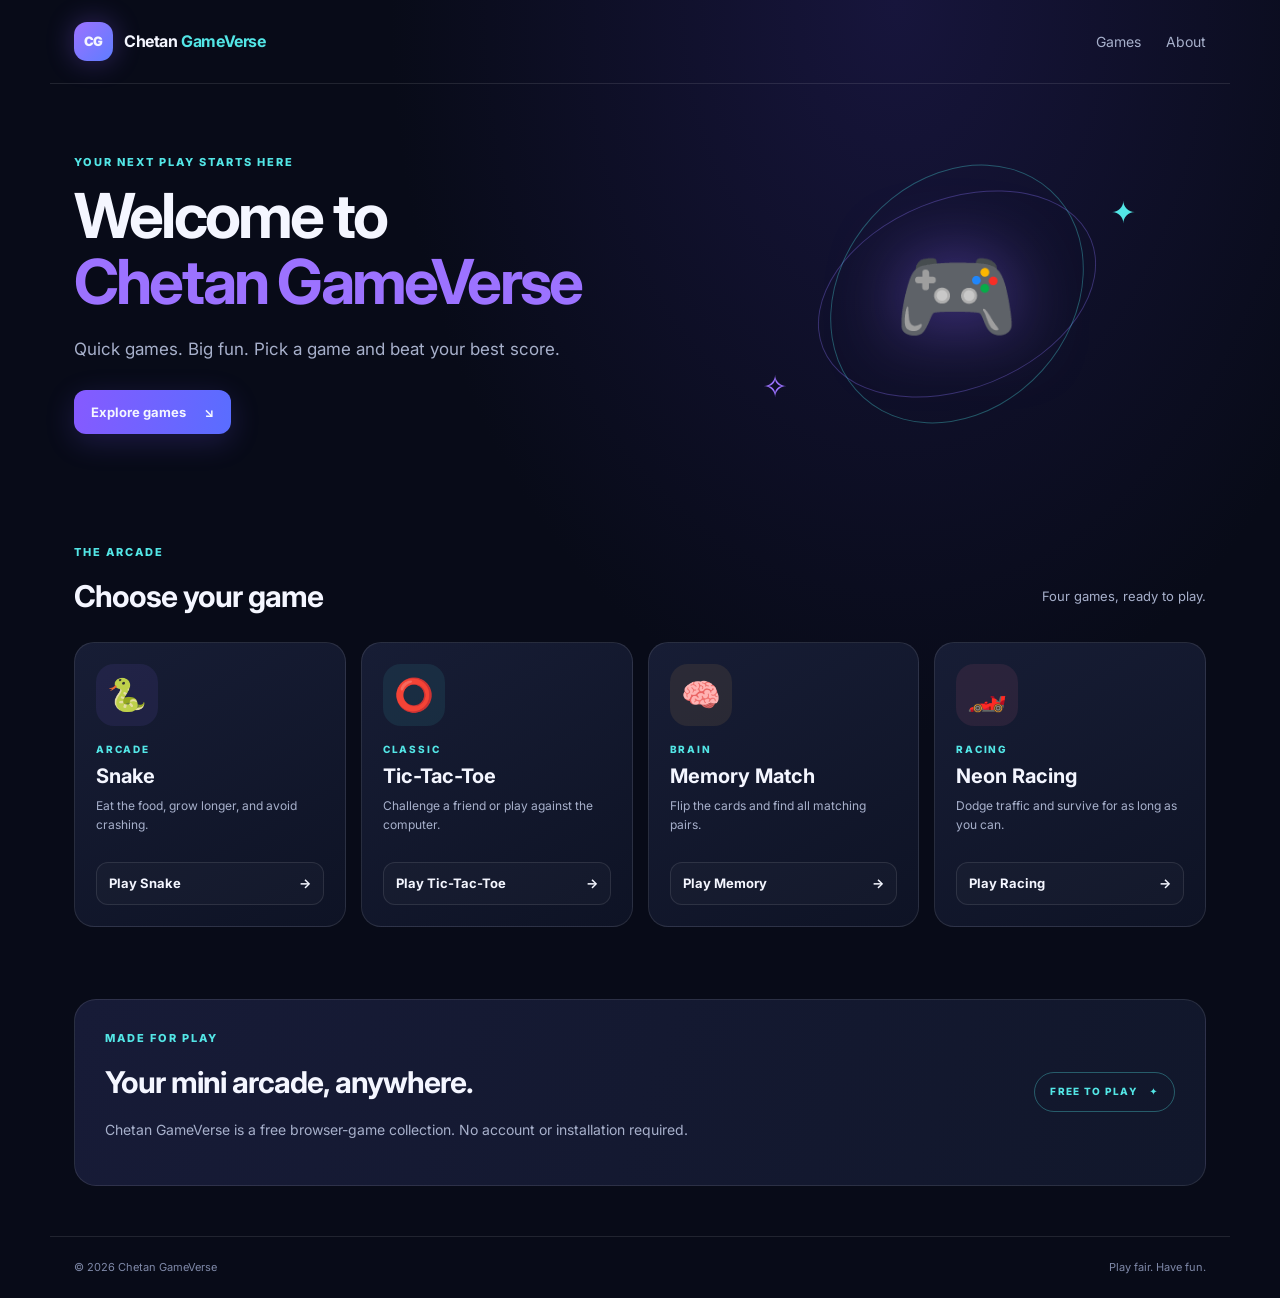
<file: index.html>
<!doctype html>
<html lang="en">
<head>
  <meta charset="utf-8">
  <meta name="viewport" content="width=device-width, initial-scale=1">
  <meta name="theme-color" content="#080b18">
  <title>Chetan GameVerse</title>
  <link rel="stylesheet" href="style.css">
  <script src="script.js" defer></script>
</head>
<body>
  <header class="site-header">
    <a class="brand" href="index.html"><span class="brand-mark">CG</span><span>Chetan <b>GameVerse</b></span></a>
    <nav><a href="#games">Games</a><a href="#about">About</a></nav>
  </header>
  <main>
    <section class="hero">
      <div class="hero-copy">
        <p class="eyebrow">YOUR NEXT PLAY STARTS HERE</p>
        <h1>Welcome to <span>Chetan GameVerse</span></h1>
        <p class="hero-text">Quick games. Big fun. Pick a game and beat your best score.</p>
        <a class="button primary" href="#games">Explore games <span aria-hidden="true">↘</span></a>
      </div>
      <div class="hero-art" aria-hidden="true"><div class="orbit orbit-one"></div><div class="orbit orbit-two"></div><div class="gamepad">🎮</div><span class="spark spark-a">✦</span><span class="spark spark-b">✧</span></div>
    </section>
    <section id="games" class="games-section">
      <div class="section-heading"><div><p class="eyebrow">THE ARCADE</p><h2>Choose your game</h2></div><p class="muted">Four games, ready to play.</p></div>
      <div class="game-grid">
        <article class="game-card snake-card"><div class="card-icon">🐍</div><p class="card-tag">ARCADE</p><h3>Snake</h3><p>Eat the food, grow longer, and avoid crashing.</p><a class="button card-button" href="games/snake.html">Play Snake <span>→</span></a></article>
        <article class="game-card tic-card"><div class="card-icon">⭕</div><p class="card-tag">CLASSIC</p><h3>Tic-Tac-Toe</h3><p>Challenge a friend or play against the computer.</p><a class="button card-button" href="games/tic-tac-toe.html">Play Tic-Tac-Toe <span>→</span></a></article>
        <article class="game-card memory-card"><div class="card-icon">🧠</div><p class="card-tag">BRAIN</p><h3>Memory Match</h3><p>Flip the cards and find all matching pairs.</p><a class="button card-button" href="games/memory-match.html">Play Memory <span>→</span></a></article>
        <article class="game-card racing-card"><div class="card-icon">🏎️</div><p class="card-tag">RACING</p><h3>Neon Racing</h3><p>Dodge traffic and survive for as long as you can.</p><a class="button card-button" href="games/racing.html">Play Racing <span>→</span></a></article>
      </div>
    </section>
    <section id="about" class="about-panel"><div><p class="eyebrow">MADE FOR PLAY</p><h2>Your mini arcade, anywhere.</h2><p class="muted">Chetan GameVerse is a free browser-game collection. No account or installation required.</p></div><div class="about-badge">FREE TO PLAY <span>✦</span></div></section>
  </main>
  <footer><span>© <span id="year"></span> Chetan GameVerse</span><span>Play fair. Have fun.</span></footer>
</body>
</html>
</file>
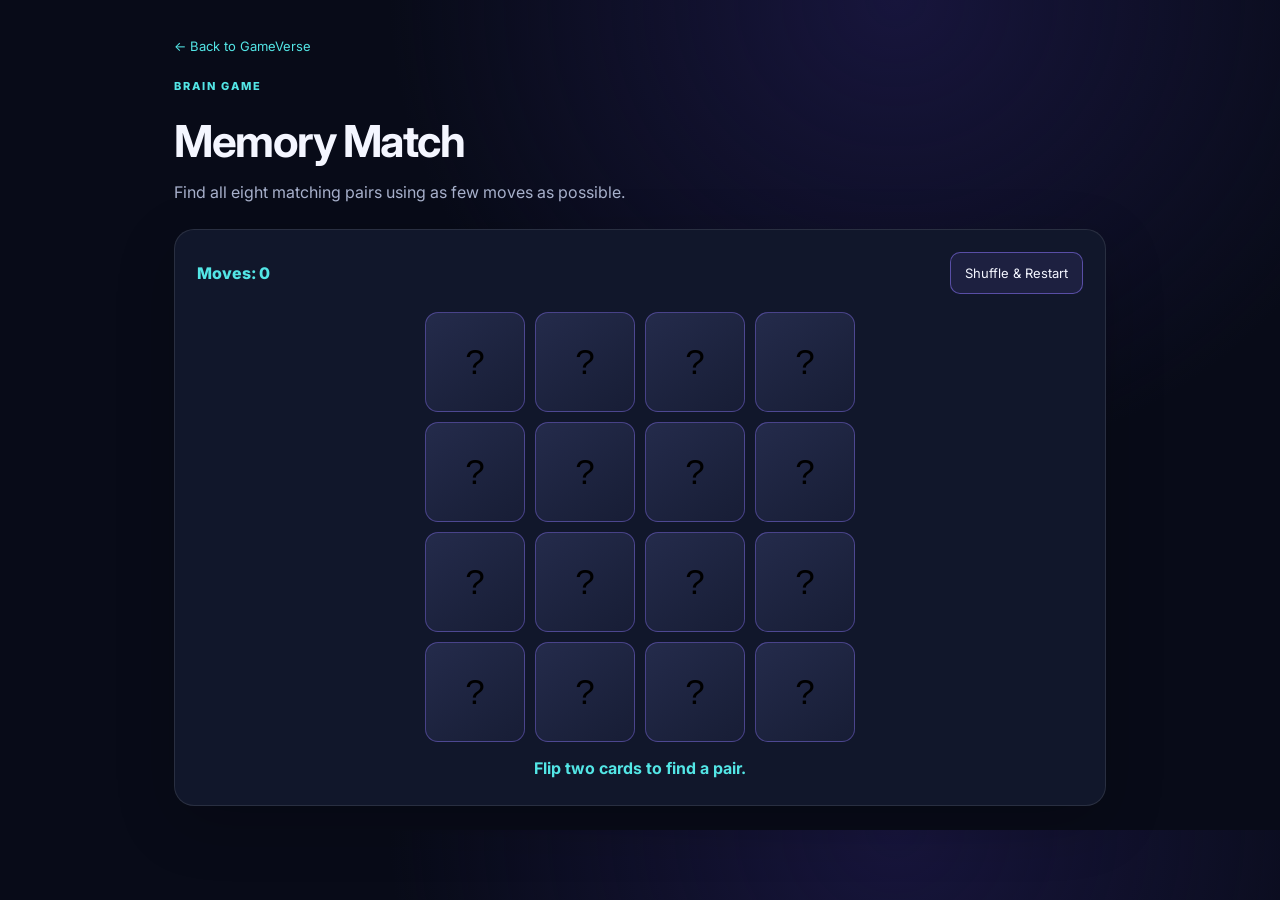
<file: games/memory-match.html>
<!doctype html>
<html lang="en"><head><meta charset="utf-8"><meta name="viewport" content="width=device-width,initial-scale=1"><title>Memory Match | Chetan GameVerse</title><link rel="stylesheet" href="../style.css"></head>
<body><main class="game-page"><a class="back-link" href="../index.html">← Back to GameVerse</a><p class="eyebrow">BRAIN GAME</p><h1 class="game-title">Memory Match</h1><p class="game-intro">Find all eight matching pairs using as few moves as possible.</p><section class="game-shell"><div class="game-toolbar"><span class="score">Moves: <span id="moves">0</span></span><button class="game-btn" id="restart">Shuffle & Restart</button></div><div id="board" class="memory-board"></div><p id="status" class="status-message">Flip two cards to find a pair.</p></section></main>
<script>
const icons=['🐸','🚀','🍕','🦊','🎧','🌈','⚽','👾'];let deck=[],first=null,lock=false,moves=0,matched=0;const boardEl=document.getElementById('board'),statusEl=document.getElementById('status'),movesEl=document.getElementById('moves');
function start(){deck=[...icons,...icons].sort(()=>Math.random()-.5).map((icon,id)=>({icon,id,open:false,matched:false}));first=null;lock=false;moves=0;matched=0;movesEl.textContent=0;statusEl.textContent='Flip two cards to find a pair.';render()}
function render(){boardEl.innerHTML='';deck.forEach((card,i)=>{const b=document.createElement('button');b.className='memory-card-button'+(card.open?' open':'')+(card.matched?' matched':'');b.textContent=card.open||card.matched?card.icon:'?';b.setAttribute('aria-label',card.open||card.matched?card.icon:'Hidden card');b.disabled=card.matched;b.onclick=()=>flip(i);boardEl.appendChild(b)})}
function flip(i){if(lock||deck[i].open||deck[i].matched)return;deck[i].open=true;render();if(first===null){first=i;return}moves++;movesEl.textContent=moves;if(deck[first].icon===deck[i].icon){deck[first].matched=deck[i].matched=true;matched+=2;first=null;render();if(matched===deck.length)statusEl.textContent=`You matched every pair in ${moves} moves!`;else statusEl.textContent='Nice match! Find another pair.'}else{lock=true;const old=first;first=null;statusEl.textContent='Not a match — try again.';setTimeout(()=>{deck[old].open=false;deck[i].open=false;lock=false;render()},750)}}document.getElementById('restart').onclick=start;start();
</script></body></html>
</file>
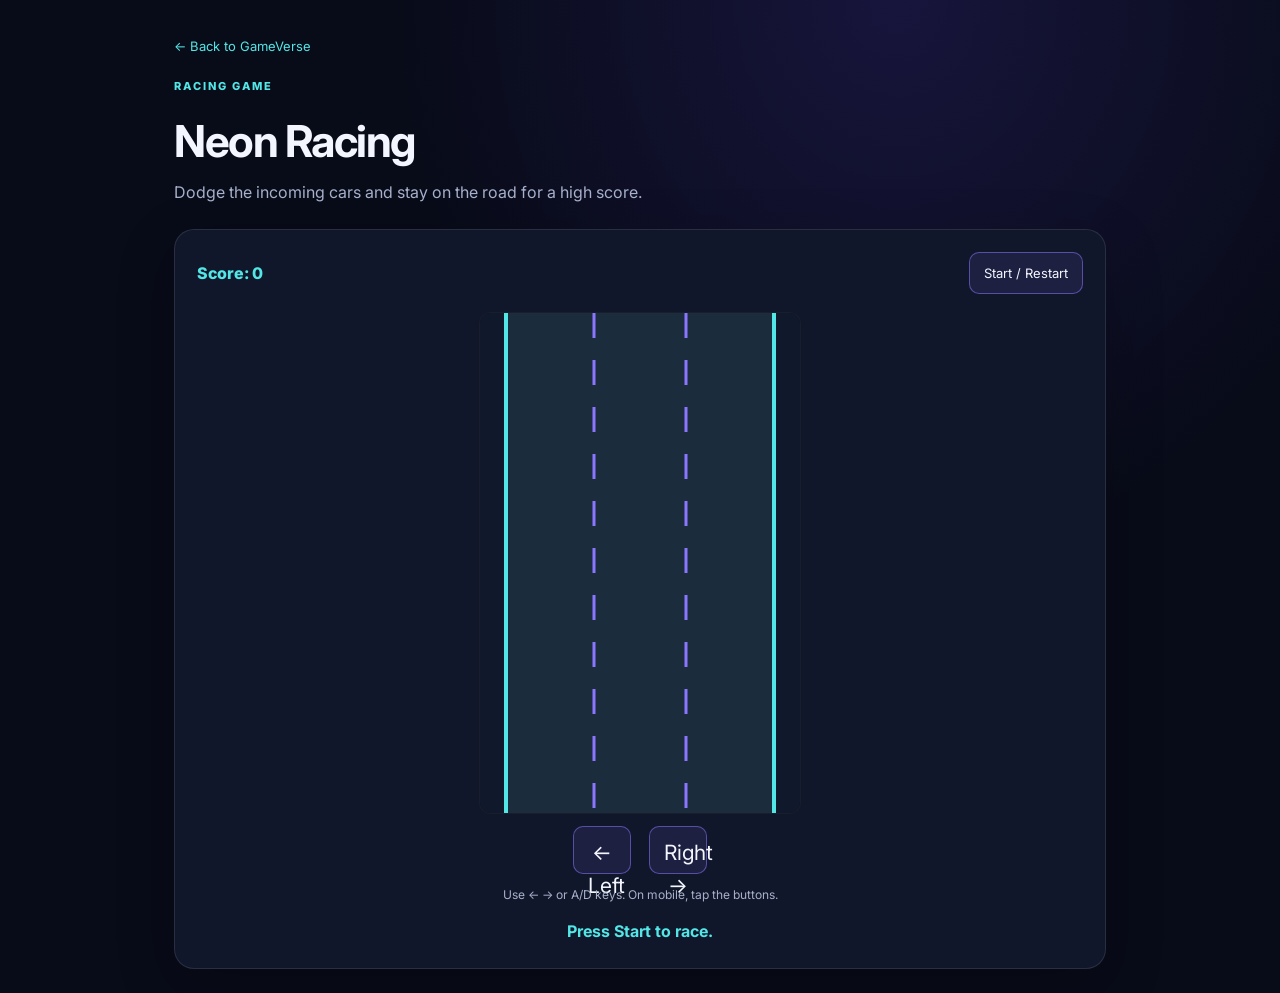
<file: games/racing.html>
<!doctype html>
<html lang="en"><head><meta charset="utf-8"><meta name="viewport" content="width=device-width,initial-scale=1"><title>Neon Racing | Chetan GameVerse</title><link rel="stylesheet" href="../style.css"></head>
<body><main class="game-page"><a class="back-link" href="../index.html">← Back to GameVerse</a><p class="eyebrow">RACING GAME</p><h1 class="game-title">Neon Racing</h1><p class="game-intro">Dodge the incoming cars and stay on the road for a high score.</p><section class="game-shell"><div class="game-toolbar"><span class="score">Score: <span id="score">0</span></span><button class="game-btn" id="start">Start / Restart</button></div><div class="canvas-wrap"><canvas id="road" width="320" height="500" aria-label="Car racing game"></canvas></div><div class="mobile-controls"><button class="game-btn" id="left">← Left</button><button class="game-btn" id="right">Right →</button></div><p class="race-instructions">Use ← → or A/D keys. On mobile, tap the buttons.</p><p id="status" class="status-message">Press Start to race.</p></section></main>
<script>
const c=document.getElementById('road'),ctx=c.getContext('2d'),scoreEl=document.getElementById('score'),statusEl=document.getElementById('status');let player,traffic,score,frame,active=false,keys={};const lanes=[68,160,252];
function start(){player=1;traffic=[];score=0;frame=0;active=true;scoreEl.textContent=0;statusEl.textContent='Go! Dodge the traffic.';requestAnimationFrame(loop)}
function draw(){ctx.fillStyle='#10192b';ctx.fillRect(0,0,320,500);ctx.fillStyle='#1b2d3d';ctx.fillRect(28,0,264,500);ctx.fillStyle='#53e6e6';ctx.fillRect(24,0,4,500);ctx.fillRect(292,0,4,500);ctx.strokeStyle='#8b77ff';ctx.lineWidth=3;ctx.setLineDash([25,22]);ctx.lineDashOffset=-(frame%47);for(const x of [114,206]){ctx.beginPath();ctx.moveTo(x,0);ctx.lineTo(x,500);ctx.stroke()}ctx.setLineDash([]);traffic.forEach(t=>car(lanes[t.lane],t.y,'#ff668f'));car(lanes[player],420,'#53e6e6')}
function car(x,y,color){ctx.fillStyle=color;ctx.shadowColor=color;ctx.shadowBlur=12;ctx.beginPath();ctx.roundRect(x-19,y-30,38,60,8);ctx.fill();ctx.shadowBlur=0;ctx.fillStyle='#10172a';ctx.fillRect(x-12,y-19,24,13);ctx.fillRect(x-12,y+5,24,12);ctx.fillStyle='#f5f7ff';ctx.fillRect(x-15,y-27,7,4);ctx.fillRect(x+8,y-27,7,4)}
function loop(){if(!active)return;frame++;if((keys.left||keys.a)&&frame%8===0)player=Math.max(0,player-1);if((keys.right||keys.d)&&frame%8===0)player=Math.min(2,player+1);if(frame%48===0){let lane=Math.floor(Math.random()*3);traffic.push({lane,y:-40})}traffic.forEach(t=>t.y+=4+Math.min(score/120,4));traffic=traffic.filter(t=>t.y<550);if(traffic.some(t=>t.lane===player&&t.y>380&&t.y<465)){active=false;statusEl.textContent=`Crash! Final score: ${score}. Press Start to race again.`;draw();return}if(frame%6===0){score++;scoreEl.textContent=score}draw();requestAnimationFrame(loop)}
document.getElementById('start').onclick=start;document.getElementById('left').onpointerdown=()=>keys.left=true;document.getElementById('left').onpointerup=()=>keys.left=false;document.getElementById('left').onpointerleave=()=>keys.left=false;document.getElementById('right').onpointerdown=()=>keys.right=true;document.getElementById('right').onpointerup=()=>keys.right=false;document.getElementById('right').onpointerleave=()=>keys.right=false;document.addEventListener('keydown',e=>{if(['ArrowLeft','a','ArrowRight','d'].includes(e.key)){e.preventDefault();keys[e.key==='ArrowLeft'?'left':e.key==='ArrowRight'?'right':e.key]=true}});document.addEventListener('keyup',e=>{keys.left=false;keys.right=false;keys.a=false;keys.d=false});draw();
</script></body></html>
</file>
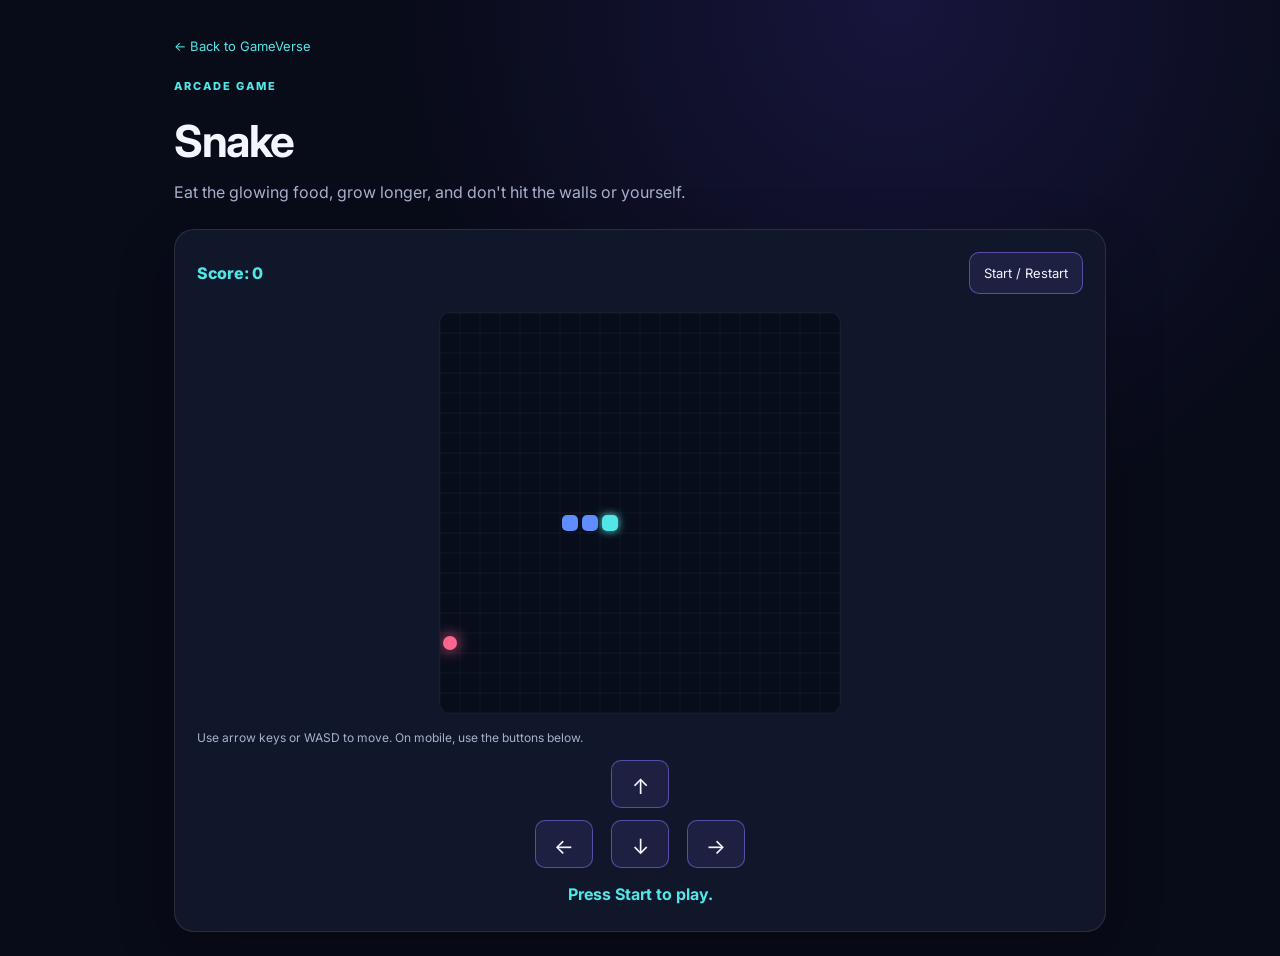
<file: games/snake.html>
<!doctype html>
<html lang="en"><head><meta charset="utf-8"><meta name="viewport" content="width=device-width,initial-scale=1"><title>Snake | Chetan GameVerse</title><link rel="stylesheet" href="../style.css"></head>
<body><main class="game-page"><a class="back-link" href="../index.html">← Back to GameVerse</a><p class="eyebrow">ARCADE GAME</p><h1 class="game-title">Snake</h1><p class="game-intro">Eat the glowing food, grow longer, and don't hit the walls or yourself.</p>
<section class="game-shell"><div class="game-toolbar"><span class="score">Score: <span id="score">0</span></span><button class="game-btn" id="start">Start / Restart</button></div><div class="canvas-wrap"><canvas id="board" width="400" height="400" aria-label="Snake game board"></canvas></div><p class="game-help">Use arrow keys or WASD to move. On mobile, use the buttons below.</p><div class="mobile-controls"><button class="game-btn" data-dir="up">↑</button></div><div class="mobile-controls"><button class="game-btn" data-dir="left">←</button><button class="game-btn" data-dir="down">↓</button><button class="game-btn" data-dir="right">→</button></div><p id="message" class="status-message">Press Start to play.</p></section></main>
<script>
const c=document.getElementById('board'),ctx=c.getContext('2d'),scoreEl=document.getElementById('score'),msg=document.getElementById('message');const cells=20,size=20;let snake,food,dir,nextDir,timer,score,running=false;
function reset(){clearInterval(timer);snake=[{x:8,y:10},{x:7,y:10},{x:6,y:10}];dir={x:1,y:0};nextDir={...dir};score=0;scoreEl.textContent=0;food=newFood();running=true;msg.textContent='Good luck!';draw();timer=setInterval(tick,125)}
function newFood(){let p;do{p={x:Math.floor(Math.random()*cells),y:Math.floor(Math.random()*cells)}}while(snake&&snake.some(s=>s.x===p.x&&s.y===p.y));return p}
function draw(){ctx.fillStyle='#080d1b';ctx.fillRect(0,0,400,400);ctx.strokeStyle='#ffffff0b';for(let i=0;i<=cells;i++){ctx.beginPath();ctx.moveTo(i*size,0);ctx.lineTo(i*size,400);ctx.stroke();ctx.beginPath();ctx.moveTo(0,i*size);ctx.lineTo(400,i*size);ctx.stroke()}ctx.fillStyle='#ff668f';ctx.shadowColor='#ff668f';ctx.shadowBlur=15;ctx.beginPath();ctx.arc(food.x*size+10,food.y*size+10,7,0,Math.PI*2);ctx.fill();ctx.shadowBlur=0;snake.forEach((s,i)=>{ctx.fillStyle=i?'#5f8cff':'#53e6e6';ctx.shadowColor=ctx.fillStyle;ctx.shadowBlur=i?0:8;ctx.beginPath();ctx.roundRect(s.x*size+2,s.y*size+2,size-4,size-4,5);ctx.fill()});ctx.shadowBlur=0}
function tick(){dir=nextDir;const head={x:snake[0].x+dir.x,y:snake[0].y+dir.y};if(head.x<0||head.y<0||head.x>=cells||head.y>=cells||snake.some((s,i)=>i<snake.length-1&&s.x===head.x&&s.y===head.y)){clearInterval(timer);running=false;msg.textContent='Game over! Press Start to try again.';return}snake.unshift(head);if(head.x===food.x&&head.y===food.y){score+=10;scoreEl.textContent=score;food=newFood()}else snake.pop();draw()}
function turn(d){if(d.x!==-dir.x||d.y!==-dir.y)nextDir=d}
document.getElementById('start').onclick=reset;document.addEventListener('keydown',e=>{const m={ArrowUp:{x:0,y:-1},w:{x:0,y:-1},ArrowDown:{x:0,y:1},s:{x:0,y:1},ArrowLeft:{x:-1,y:0},a:{x:-1,y:0},ArrowRight:{x:1,y:0},d:{x:1,y:0}};if(m[e.key]){e.preventDefault();if(!running)reset();turn(m[e.key])}});document.querySelectorAll('[data-dir]').forEach(b=>b.onclick=()=>{const m={up:{x:0,y:-1},down:{x:0,y:1},left:{x:-1,y:0},right:{x:1,y:0}};if(!running)reset();turn(m[b.dataset.dir])});reset();running=false;clearInterval(timer);msg.textContent='Press Start to play.';
</script></body></html>
</file>
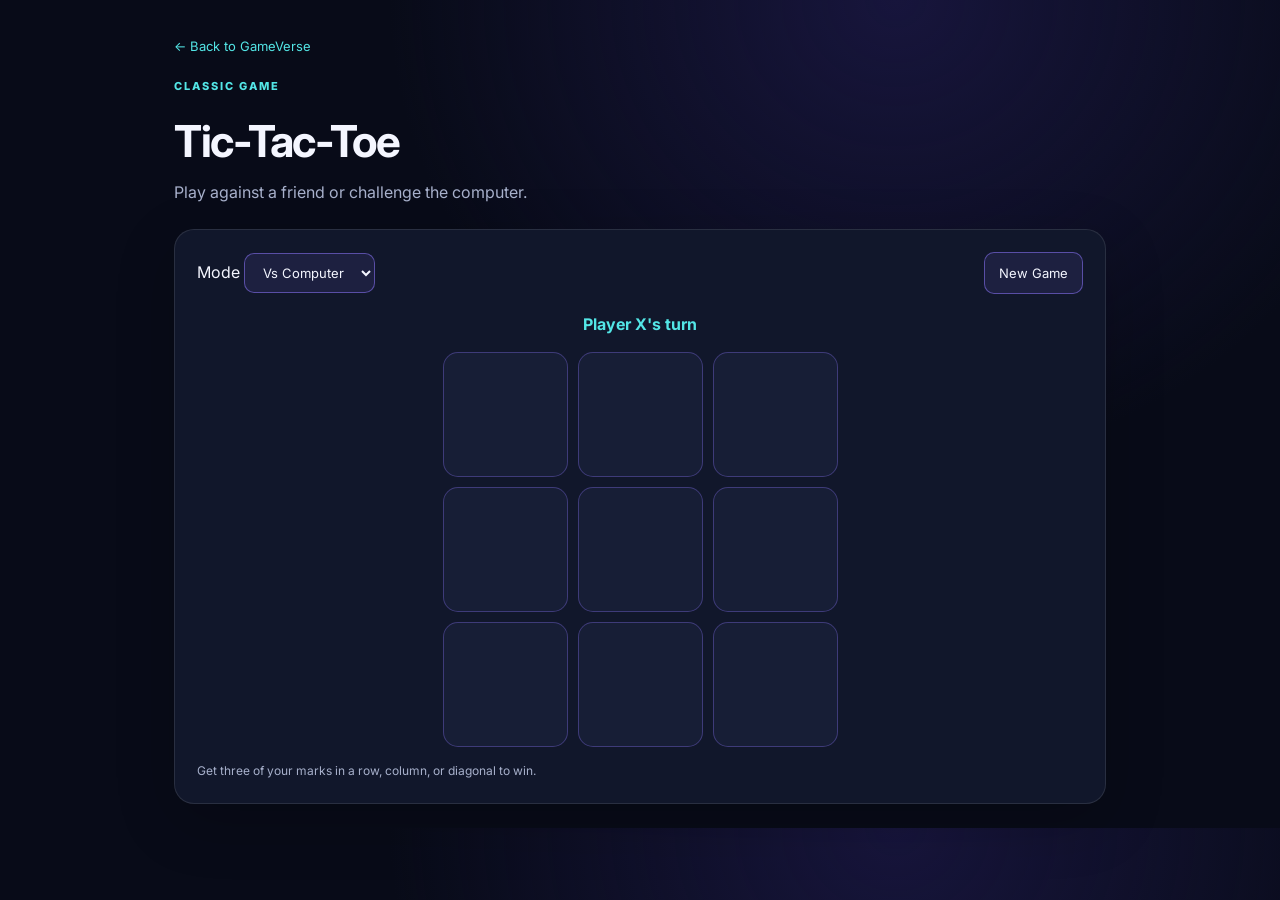
<file: games/tic-tac-toe.html>
<!doctype html>
<html lang="en"><head><meta charset="utf-8"><meta name="viewport" content="width=device-width,initial-scale=1"><title>Tic-Tac-Toe | Chetan GameVerse</title><link rel="stylesheet" href="../style.css"></head>
<body><main class="game-page"><a class="back-link" href="../index.html">← Back to GameVerse</a><p class="eyebrow">CLASSIC GAME</p><h1 class="game-title">Tic-Tac-Toe</h1><p class="game-intro">Play against a friend or challenge the computer.</p><section class="game-shell"><div class="game-toolbar"><label>Mode <select id="mode" class="game-btn"><option value="cpu">Vs Computer</option><option value="two">Two Players</option></select></label><button class="game-btn" id="reset">New Game</button></div><p id="status" class="tic-status">Your turn (X)</p><div id="board" class="tic-board"></div><p class="game-help">Get three of your marks in a row, column, or diagonal to win.</p></section></main>
<script>
const boardEl=document.getElementById('board'),statusEl=document.getElementById('status'),modeEl=document.getElementById('mode');let board=Array(9).fill(''),turn='X',over=false;const wins=[[0,1,2],[3,4,5],[6,7,8],[0,3,6],[1,4,7],[2,5,8],[0,4,8],[2,4,6]];
function winner(b=board){for(const line of wins)if(b[line[0]]&&b[line[0]]===b[line[1]]&&b[line[1]]===b[line[2]])return b[line[0]];return b.every(Boolean)?'draw':null}
function render(){boardEl.innerHTML='';board.forEach((v,i)=>{const btn=document.createElement('button');btn.className='tic-cell';btn.textContent=v;btn.setAttribute('aria-label','Cell '+(i+1)+(v?', '+v:''));btn.onclick=()=>move(i);boardEl.appendChild(btn)});if(!over)statusEl.textContent=modeEl.value==='cpu'&&turn==='O'?'Computer is thinking…':`Player ${turn}'s turn`}
function move(i){if(over||board[i]||(modeEl.value==='cpu'&&turn==='O'))return;board[i]=turn;finishOrNext();if(!over&&modeEl.value==='cpu'&&turn==='O')setTimeout(cpuMove,350)}
function finishOrNext(){const w=winner();if(w){over=true;statusEl.textContent=w==='draw'?'It’s a draw!':(modeEl.value==='cpu'?(w==='X'?'You win!':'Computer wins!'):`Player ${w} wins!`);renderBoardOnly();return}turn=turn==='X'?'O':'X';render()}
function renderBoardOnly(){boardEl.querySelectorAll('button').forEach((b,i)=>{b.textContent=board[i];b.disabled=true})}
function cpuMove(){if(over)return;let empty=board.map((v,i)=>v?null:i).filter(v=>v!==null);let pick=null;for(const p of ['O','X']){for(const i of empty){const copy=board.slice();copy[i]=p;if(winner(copy)===p){pick=i;break}}if(pick!==null)break}if(pick===null&&board[4]==='')pick=4;if(pick===null)pick=empty[Math.floor(Math.random()*empty.length)];if(pick!==undefined)board[pick]='O';finishOrNext()}
function reset(){board=Array(9).fill('');turn='X';over=false;render()}document.getElementById('reset').onclick=reset;modeEl.onchange=reset;reset();
</script></body></html>
</file>
<file: style.css>
@import url('https://fonts.googleapis.com/css2?family=Inter:wght@400;500;600;700;800;900&display=swap');
:root{--bg:#080b18;--panel:#11172b;--panel2:#151d35;--text:#f4f6ff;--muted:#a7b0cb;--purple:#9c72ff;--cyan:#53e6e6;--line:rgba(255,255,255,.1)}
*{box-sizing:border-box}html{scroll-behavior:smooth}body{margin:0;background:radial-gradient(ellipse at 70% 0%,#17153c 0,transparent 40%),var(--bg);color:var(--text);font-family:Inter,system-ui,-apple-system,Segoe UI,sans-serif;line-height:1.55}a{color:inherit;text-decoration:none}.site-header{max-width:1180px;margin:auto;padding:22px 24px;display:flex;align-items:center;justify-content:space-between;border-bottom:1px solid var(--line)}.brand{display:flex;gap:11px;align-items:center;font-weight:700;letter-spacing:-.4px}.brand b{color:var(--cyan)}.brand-mark{display:grid;place-items:center;width:39px;height:39px;border-radius:13px;background:linear-gradient(135deg,var(--purple),#5e7dff);font-size:13px;font-weight:900;box-shadow:0 0 28px #8a5cff55}.site-header nav{display:flex;gap:25px;color:var(--muted);font-size:14px}.site-header nav a:hover{color:var(--cyan)}main{max-width:1180px;margin:auto;padding:0 24px}.hero{min-height:430px;display:grid;grid-template-columns:1.1fr .9fr;align-items:center;gap:24px;padding:55px 0 65px}.eyebrow{font-size:11px;font-weight:800;letter-spacing:2px;color:var(--cyan);margin:0 0 12px}.hero h1{font-size:clamp(38px,5vw,62px);letter-spacing:-2.8px;line-height:1.07;margin:0;max-width:660px}.hero h1 span{display:block;color:var(--purple)}.hero-text{max-width:490px;color:var(--muted);font-size:17px;margin:20px 0 28px}.button{display:inline-flex;align-items:center;justify-content:center;gap:18px;border:1px solid var(--line);border-radius:12px;padding:12px 17px;font-size:13px;font-weight:700;transition:transform .2s,border-color .2s}.button:hover{transform:translateY(-2px);border-color:var(--cyan)}.primary{background:linear-gradient(100deg,#865aff,#596dff);border:0;box-shadow:0 8px 30px #755aff33}.hero-art{position:relative;min-height:300px;display:grid;place-items:center}.orbit{position:absolute;border:1px solid #8d77ff55;border-radius:50%;transform:rotate(-22deg)}.orbit-one{width:290px;height:190px}.orbit-two{width:230px;height:280px;transform:rotate(42deg);border-color:#4be4e455}.gamepad{font-size:100px;filter:drop-shadow(0 0 35px #8d68ff88);animation:float 4s ease-in-out infinite}.spark{position:absolute;color:var(--cyan);font-size:30px}.spark-a{top:45px;right:70px}.spark-b{bottom:35px;left:55px;color:var(--purple)}@keyframes float{50%{transform:translateY(-12px) rotate(4deg)}}.games-section{padding:30px 0 72px}.section-heading{display:flex;align-items:end;justify-content:space-between;margin-bottom:22px}.section-heading h2,.about-panel h2{font-size:30px;letter-spacing:-1px;margin:0}.muted{color:var(--muted)}.section-heading .muted{font-size:13px}.game-grid{display:grid;grid-template-columns:repeat(4,1fr);gap:15px}.game-card{min-height:285px;border:1px solid var(--line);border-radius:20px;padding:21px;background:linear-gradient(150deg,#171d35,#0e1325);display:flex;flex-direction:column;align-items:flex-start;transition:transform .2s,border-color .2s}.game-card:hover{transform:translateY(-5px);border-color:#8e77ff88}.card-icon{height:62px;width:62px;display:grid;place-items:center;background:#8d70ff18;border-radius:18px;font-size:32px;margin-bottom:16px}.tic-card .card-icon{background:#42dada17}.memory-card .card-icon{background:#ffba5b17}.racing-card .card-icon{background:#ff6c9417}.card-tag{font-size:10px;letter-spacing:1.8px;font-weight:800;color:var(--cyan);margin:0 0 4px}.game-card h3{font-size:20px;margin:0 0 5px}.game-card>p:not(.card-tag){color:var(--muted);font-size:12px;margin:0 0 19px}.card-button{margin-top:auto;width:100%;justify-content:space-between;padding:10px 12px;background:#ffffff06}.about-panel{display:flex;align-items:center;justify-content:space-between;gap:25px;padding:30px;border:1px solid var(--line);border-radius:22px;background:linear-gradient(110deg,#171b37,#11172b);margin-bottom:50px}.about-panel .muted{max-width:650px;font-size:14px}.about-badge{white-space:nowrap;border:1px solid #52e6e655;border-radius:99px;padding:11px 15px;font-size:10px;letter-spacing:1.3px;font-weight:800;color:var(--cyan)}.about-badge span{margin-left:8px}footer{max-width:1180px;margin:auto;padding:22px 24px;border-top:1px solid var(--line);display:flex;justify-content:space-between;color:#7f89a8;font-size:11px}.game-page{max-width:980px;margin:auto;padding:24px}.back-link{display:inline-block;color:var(--cyan);font-size:13px;margin:12px 0 22px}.game-title{font-size:clamp(30px,4vw,44px);letter-spacing:-1.5px;margin:0}.game-intro{color:var(--muted);margin:5px 0 24px}.game-shell{background:#11172b;border:1px solid var(--line);border-radius:20px;padding:22px;box-shadow:0 18px 60px #0003}.game-toolbar{display:flex;flex-wrap:wrap;align-items:center;justify-content:space-between;gap:12px;margin-bottom:18px}.score{color:var(--cyan);font-weight:800}.game-btn{border:1px solid #8e77ff88;background:#8e77ff1a;color:var(--text);border-radius:10px;padding:10px 14px;font-weight:700;cursor:pointer;font:inherit;font-size:13px}.game-btn:hover{background:#8e77ff35}.game-help{font-size:12px;color:var(--muted);margin:15px 0 0}.canvas-wrap{display:flex;justify-content:center;overflow:hidden}canvas{display:block;max-width:100%;border-radius:12px;background:#080d1b;border:1px solid #ffffff12}.tic-board{display:grid;grid-template-columns:repeat(3,minmax(75px,125px));justify-content:center;gap:10px}.tic-cell{aspect-ratio:1;border:1px solid #8e77ff55;border-radius:15px;background:#171e36;color:var(--text);font-size:clamp(36px,7vw,58px);font-weight:800;cursor:pointer}.tic-cell:hover{background:#222747}.tic-status{text-align:center;color:var(--cyan);font-weight:700;margin:0 0 15px}.memory-board{display:grid;grid-template-columns:repeat(4,minmax(55px,100px));gap:10px;justify-content:center}.memory-card-button{aspect-ratio:1;border:1px solid #8e77ff66;border-radius:13px;background:linear-gradient(145deg,#242b4b,#171d35);font-size:clamp(22px,5vw,35px);cursor:pointer}.memory-card-button.open,.memory-card-button.matched{background:#19343c;border-color:#53e6e6}.memory-card-button.matched{opacity:.75}.status-message{text-align:center;color:var(--cyan);font-weight:700;min-height:27px;margin:14px 0 0}.control-row{display:flex;justify-content:center;gap:8px;flex-wrap:wrap;margin-top:15px}.race-instructions{text-align:center;color:var(--muted);font-size:12px}.mobile-controls{display:flex;justify-content:center;gap:18px;margin-top:12px}.mobile-controls button{width:58px;height:48px;font-size:21px}@media(max-width:850px){.game-grid{grid-template-columns:repeat(2,1fr)}.hero{grid-template-columns:1fr .7fr}.hero-art{min-height:230px}.gamepad{font-size:75px}}@media(max-width:600px){.site-header{padding:16px}.site-header nav{gap:13px}main{padding:0 16px}.hero{grid-template-columns:1fr;padding:55px 0 35px}.hero-art{min-height:190px;grid-row:1}.hero-copy{grid-row:2}.hero h1{letter-spacing:-1.7px}.game-grid{grid-template-columns:1fr}.game-card{min-height:245px}.section-heading{align-items:start;flex-direction:column;gap:5px}.about-panel{align-items:flex-start;flex-direction:column;padding:22px}.game-page{padding:15px}.game-shell{padding:14px}footer{padding:18px 16px;gap:12px;flex-wrap:wrap}.memory-board{gap:7px}.memory-card-button{border-radius:9px}}
</file>
